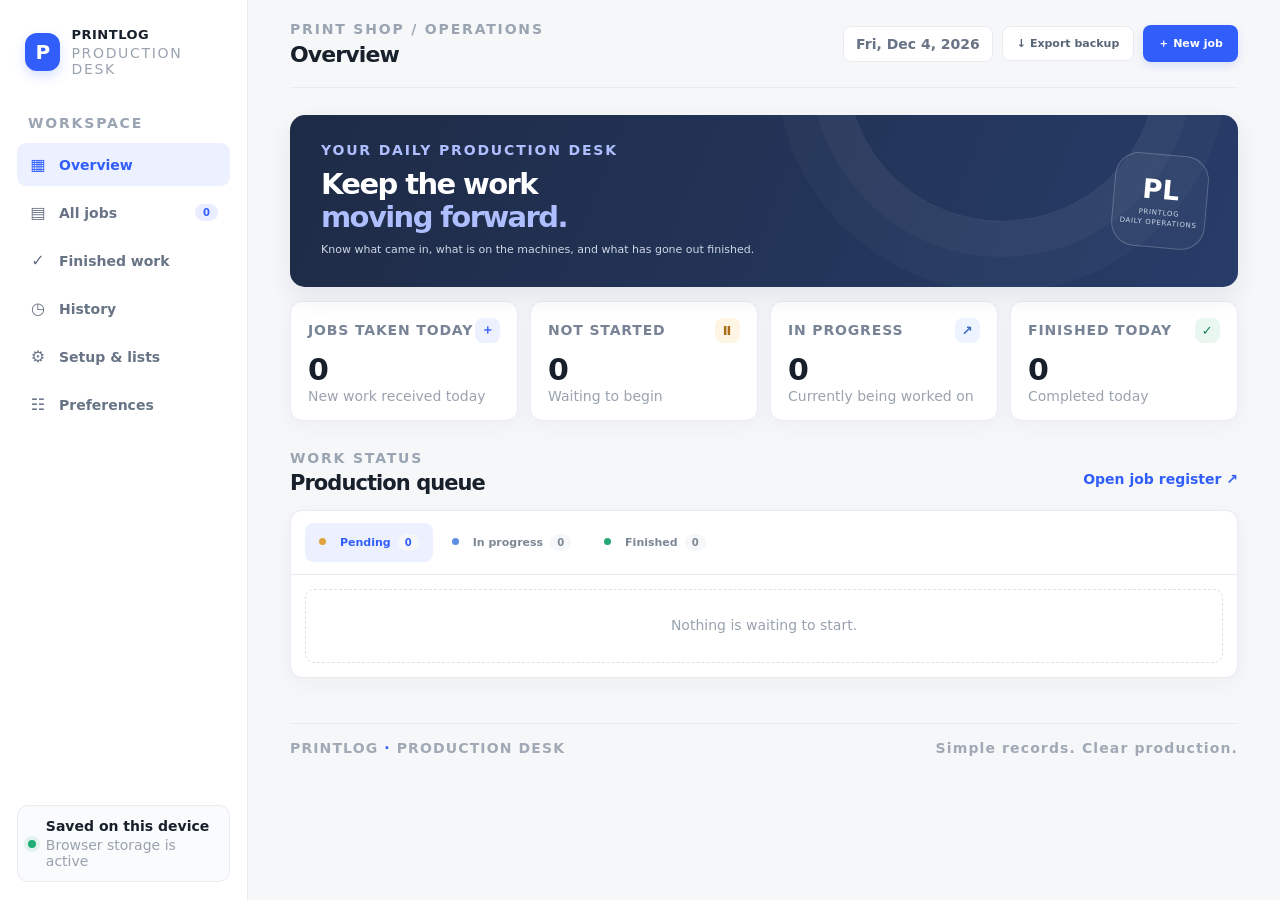
<file: index.html>
<!doctype html>
<html lang="en">
<head>
<meta charset="utf-8"><meta name="viewport" content="width=device-width,initial-scale=1">
<meta name="theme-color" content="#101311"><meta name="description" content="Printlog — printing shop job management.">
<title>Printlog — Production Desk</title><link rel="stylesheet" href="styles.css">
</head>
<body>
<div class="app-shell">
<aside class="sidebar">
  <a class="brand" href="#"><span class="brand-icon">P</span><span><b>PRINTLOG</b><small>PRODUCTION DESK</small></span></a>
  <div class="nav-caption">WORKSPACE</div>
  <nav class="main-nav">
    <button class="nav-item active" data-view="dashboard"><span class="nav-icon">▦</span>Overview</button>
    <button class="nav-item" data-view="jobs"><span class="nav-icon">▤</span>All jobs <i id="navOpenCount">0</i></button>
    <button class="nav-item" data-view="completed"><span class="nav-icon">✓</span>Finished work</button>
    <button class="nav-item" data-view="history"><span class="nav-icon">◷</span>History</button>
    <button class="nav-item" data-view="setup"><span class="nav-icon">⚙</span>Setup & lists</button>
    <button class="nav-item" data-view="settings"><span class="nav-icon">☷</span>Preferences</button>
  </nav>
  <div class="sidebar-foot"><span class="online-dot"></span><div><b>Saved on this device</b><small>Browser storage is active</small></div></div>
</aside>
<main class="main-area">
<header class="topbar">
  <div><div class="kicker">PRINT SHOP / OPERATIONS</div><h1 id="pageTitle">Overview</h1></div>
  <div class="topbar-actions"><span class="date-pill" id="todayDate"></span><button class="button button-ghost" id="exportBtn">↓ <span>Export backup</span></button><button class="button button-primary" id="quickAddBtn">＋ New job</button></div>
</header>
<section class="view active" id="view-dashboard">
  <div class="hero">
    <div><div class="kicker hero-kicker">YOUR DAILY PRODUCTION DESK</div><h2>Keep the work<br><em>moving forward.</em></h2><p>Know what came in, what is on the machines, and what has gone out finished.</p></div>
    <div class="hero-mark"><span>PL</span><small>PRINTLOG<br>DAILY OPERATIONS</small></div>
  </div>
  <div class="metric-grid">
    <article class="metric"><div class="metric-label">JOBS TAKEN TODAY <span class="metric-symbol">＋</span></div><b id="metricTaken">0</b><small>New work received today</small></article>
    <article class="metric"><div class="metric-label">NOT STARTED <span class="metric-symbol muted">Ⅱ</span></div><b id="metricWaiting">0</b><small>Waiting to begin</small></article>
    <article class="metric"><div class="metric-label">IN PROGRESS <span class="metric-symbol blue">↗</span></div><b id="metricProgress">0</b><small>Currently being worked on</small></article>
    <article class="metric"><div class="metric-label">FINISHED TODAY <span class="metric-symbol green">✓</span></div><b id="metricFinished">0</b><small>Completed today</small></article>
  </div>
  <div class="section-heading"><div><div class="kicker">WORK STATUS</div><h2>Production queue</h2></div><button class="link-button" data-goto="jobs">Open job register ↗</button></div>
  <section class="surface dashboard-queue">
    <div class="status-tabs" role="tablist" aria-label="Filter work by status">
      <button class="status-tab active" type="button" role="tab" aria-selected="true" data-dashboard-status="not_started"><span class="status-dot waiting"></span>Pending <b id="waitingPill">0</b></button>
      <button class="status-tab" type="button" role="tab" aria-selected="false" data-dashboard-status="in_progress"><span class="status-dot progress"></span>In progress <b id="progressPill">0</b></button>
      <button class="status-tab" type="button" role="tab" aria-selected="false" data-dashboard-status="finished"><span class="status-dot finished"></span>Finished <b id="finishedPill">0</b></button>
    </div>
    <div id="dashboardStatusList" class="job-list job-list-large" role="tabpanel" aria-live="polite"></div>
  </section>
</section>
<section class="view" id="view-jobs">
  <div class="page-intro"><div><div class="kicker">JOB REGISTER</div><h2>All jobs</h2><p>Every job you accept, from the moment it comes in until it is finished.</p></div><button class="button button-primary" id="jobsAddBtn">＋ Add new job</button></div>
  <div class="filter-bar"><div class="filter-tabs" id="jobFilters"><button class="filter-tab active" data-filter="all">All open</button><button class="filter-tab" data-filter="not_started">Not started</button><button class="filter-tab" data-filter="in_progress">In progress</button></div><input id="jobSearch" class="search-field" placeholder="Search jobs..."></div>
  <div id="allJobsList" class="job-list job-list-large"></div>
</section>
<section class="view" id="view-completed">
  <div class="page-intro"><div><div class="kicker">PRODUCTION COMPLETE</div><h2>Finished work</h2><p>Completed jobs and their machine, work type and material details.</p></div></div>
  <div class="filter-bar"><span class="subtle-label" id="completedSummary">ALL COMPLETED JOBS</span><input id="completedSearch" class="search-field" placeholder="Search finished work..."></div>
  <div id="completedList" class="job-list job-list-large"></div>
</section>
<section class="view" id="view-history">
  <div class="page-intro"><div><div class="kicker">DAILY RECORDS</div><h2>Production history</h2><p>See when jobs were taken, carried forward and completed.</p></div><input id="historySearch" class="search-field" placeholder="Search date or job..."></div>
  <div id="historyList" class="history-list"></div>
</section>
<section class="view" id="view-setup">
  <div class="page-intro"><div><div class="kicker">CUSTOMIZE YOUR WORKSPACE</div><h2>Setup & lists</h2><p>Add your own machines, work types and materials. These options appear when finishing a job.</p></div></div>
  <div class="setup-grid">
    <section class="surface setup-card"><div class="setup-icon">⚙</div><h3>Machines</h3><p>Machines and production equipment available in your shop.</p><form class="catalog-form" data-catalog="machines"><input name="item" placeholder="e.g. Konica 4080" required><button class="button button-primary">Add</button></form><div id="machinesList" class="catalog-list"></div></section>
    <section class="surface setup-card"><div class="setup-icon">▤</div><h3>Work types</h3><p>Types of jobs you regularly receive from customers.</p><form class="catalog-form" data-catalog="workTypes"><input name="item" placeholder="e.g. Wedding booklet" required><button class="button button-primary">Add</button></form><div id="workTypesList" class="catalog-list"></div></section>
    <section class="surface setup-card"><div class="setup-icon">▧</div><h3>Materials</h3><p>Paper and other materials used for printing jobs.</p><form class="catalog-form" data-catalog="materials"><input name="item" placeholder="e.g. 300 GSM" required><button class="button button-primary">Add</button></form><div id="materialsList" class="catalog-list"></div></section>
  </div>
  <div class="storage-note"><span>ⓘ</span><div><b>Your data stays in this browser</b><p>Jobs and custom lists are saved locally on this device. Export a backup regularly. Clearing browser data or switching devices will not carry records over automatically.</p></div></div>
</section>
<section class="view" id="view-settings">
  <div class="page-intro"><div><div class="kicker">MAKE PRINTLOG YOURS</div><h2>Preferences & accessibility</h2><p>Personalize how Printlog looks and feels. These settings are saved in this browser.</p></div></div>
  <div class="preferences-grid">
    <section class="surface preference-card"><div class="preference-heading"><span class="preference-icon">◐</span><div><h3>Appearance</h3><p>Choose the interface theme.</p></div></div>
      <label class="setting-field">Theme<select id="settingTheme"><option value="system">System default</option><option value="light">Light</option><option value="dark">Dark</option></select></label>
      <label class="setting-field">Accent color<select id="settingAccent"><option value="blue">Classic blue</option><option value="violet">Violet</option><option value="teal">Teal</option><option value="green">Forest green</option><option value="orange">Warm orange</option><option value="rose">Rose</option></select></label>
      <label class="setting-field">Font<select id="settingFont"><option value="default">System default</option><option value="dm">DM Sans</option><option value="inter">Inter</option><option value="readable">Atkinson Hyperlegible</option><option value="arial">Arial</option></select></label>
    </section>
    <section class="surface preference-card"><div class="preference-heading"><span class="preference-icon">Aa</span><div><h3>Readability</h3><p>Adjust text and contrast to suit you.</p></div></div>
      <label class="setting-field">Text size <select id="settingTextSize"><option value="normal">Default</option><option value="large">Large</option><option value="larger">Extra large</option></select></label>
      <label class="setting-toggle"><span><b>High contrast</b><small>Increase contrast between text, surfaces and borders.</small></span><input type="checkbox" id="settingContrast"></label>
      <label class="setting-toggle"><span><b>Underline links</b><small>Make links easier to identify.</small></span><input type="checkbox" id="settingUnderline"></label>
    </section>
    <section class="surface preference-card"><div class="preference-heading"><span class="preference-icon">⌁</span><div><h3>Interaction</h3><p>Make controls and movement more comfortable.</p></div></div>
      <label class="setting-toggle"><span><b>Reduce motion</b><small>Turn off most transitions and animated effects.</small></span><input type="checkbox" id="settingMotion"></label>
      <label class="setting-toggle"><span><b>Larger click targets</b><small>Increase the size and spacing of buttons and controls.</small></span><input type="checkbox" id="settingTargets"></label>
      <label class="setting-toggle"><span><b>Always show focus outline</b><small>Keep a clear outline around keyboard-focused controls.</small></span><input type="checkbox" id="settingFocus"></label>
    </section>
    <div class="preferences-actions"><button class="button button-ghost" id="resetPreferences" type="button">Reset preferences</button><span id="preferencesSaved" role="status">Changes save automatically on this device.</span></div>
  </div>
</section>
<footer><span>PRINTLOG <b>·</b> PRODUCTION DESK</span><span>Simple records. Clear production.</span></footer>
</main>
</div>
<div class="modal-backdrop" id="jobModal" aria-hidden="true"><section class="modal" role="dialog" aria-modal="true" aria-labelledby="jobModalTitle"><div class="modal-head"><div><div class="kicker">NEW JOB ENTRY</div><h2 id="jobModalTitle">Add a job</h2></div><button class="icon-button" data-close-modal="jobModal" aria-label="Close">×</button></div><form id="jobForm" class="modal-form"><label>Job / customer work<input id="jobTitle" required maxlength="140" placeholder="e.g. 500 wedding invitation cards"></label><label>Contact <span class="optional">OPTIONAL</span><input id="jobCustomer" maxlength="100" placeholder="Phone number, WhatsApp or contact name"></label><label>When to finish <span class="optional">OPTIONAL</span><input id="jobDueDate" type="date"></label><label>Details / instructions <span class="optional">OPTIONAL</span><textarea id="jobNotes" rows="3" maxlength="500" placeholder="Size, quantity, deadline or other details..."></textarea></label><div class="form-row"><label>Initial status<select id="jobStatus"><option value="not_started">Not started</option><option value="in_progress">In progress</option></select></label><label>Date taken<input id="jobDate" type="date" required></label></div><div class="modal-actions"><button type="button" class="button button-ghost" data-close-modal="jobModal">Cancel</button><button class="button button-primary" type="submit">Save job</button></div></form></section></div>
<div class="modal-backdrop" id="finishModal" aria-hidden="true"><section class="modal" role="dialog" aria-modal="true" aria-labelledby="finishModalTitle"><div class="modal-head"><div><div class="kicker">PRODUCTION RECORD</div><h2 id="finishModalTitle">Finish this job</h2><p id="finishJobName" class="modal-subtitle"></p></div><button class="icon-button" data-close-modal="finishModal" aria-label="Close">×</button></div><form id="finishForm" class="modal-form"><label>Machine used<select id="finishMachine" required></select></label><label>Kind of work<select id="finishWorkType" required></select></label><fieldset class="material-picker"><legend>Materials used <span class="optional">SELECT ALL THAT APPLY</span></legend><div id="finishMaterials" class="check-grid"></div></fieldset><label>Job cost <span class="optional">OPTIONAL · ENTER WHEN FINISHING</span><div class="currency-input"><span>₹</span><input id="finishCost" type="number" min="0" step="0.01" inputmode="decimal" placeholder="0.00"></div></label><label>Additional production notes <span class="optional">OPTIONAL</span><textarea id="finishNotes" rows="2" placeholder="Extra details, quantity, finishing, etc."></textarea></label><div class="modal-actions"><button type="button" class="button button-ghost" data-close-modal="finishModal">Cancel</button><button class="button button-primary" type="submit">✓ Confirm finished</button></div></form></section></div>
<div class="modal-backdrop" id="confirmModal" aria-hidden="true"><section class="modal confirm-modal" role="dialog" aria-modal="true" aria-labelledby="confirmTitle"><div class="confirm-mark">!</div><div class="modal-head"><div><div class="kicker">PLEASE CONFIRM</div><h2 id="confirmTitle">Are you sure?</h2><p id="confirmMessage" class="modal-subtitle"></p></div><button class="icon-button" data-close-modal="confirmModal" aria-label="Close">×</button></div><div class="modal-actions"><button type="button" class="button button-ghost" data-close-modal="confirmModal">Cancel</button><button type="button" class="button button-danger" id="confirmActionBtn">Confirm</button></div></section></div><div id="toast" role="status" aria-live="polite"></div>
<script src="app.js"></script>
</body></html>
</file>
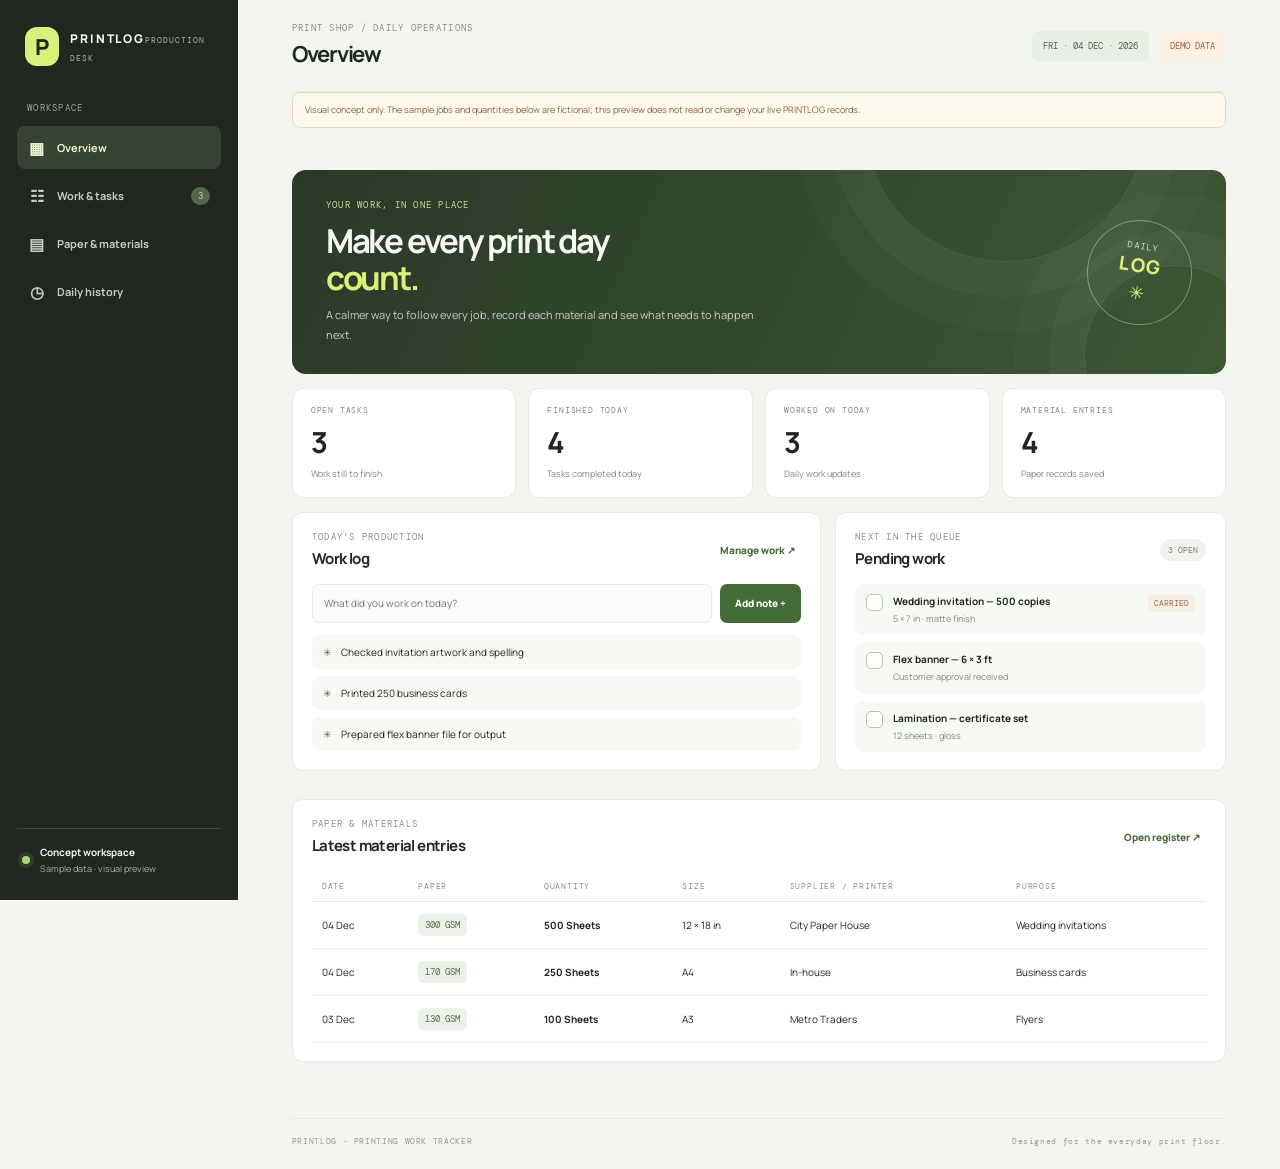
<file: design-preview.html>
<!doctype html>
<html lang="en">
<head>
<meta charset="utf-8">
<meta name="viewport" content="width=device-width,initial-scale=1">
<meta name="theme-color" content="#20271f">
<meta name="description" content="PRINTLOG visual concept preview — a daily production workspace for print shops.">
<title>PRINTLOG — Visual Concept Preview</title>
<link rel="preconnect" href="https://fonts.googleapis.com">
<link rel="preconnect" href="https://fonts.gstatic.com" crossorigin>
<link href="https://fonts.googleapis.com/css2?family=DM+Mono:wght@400;500&family=Manrope:wght@400;500;600;700;800&display=swap" rel="stylesheet">
<style>
:root{--bg:#f3f5f0;--surface:#fff;--ink:#20271f;--muted:#818a7d;--line:#e7ebe3;--green:#456b36;--green2:#2d3c2a;--lime:#d9f17b;--soft:#eef3e9;--amber:#d58a54;--red:#bd695b;--mono:"DM Mono",monospace;--sans:"Manrope",sans-serif}
*{box-sizing:border-box}body{margin:0;background:var(--bg);color:var(--ink);font:13px var(--sans)}button,input,select{font:inherit}button{cursor:pointer}.app{min-height:100vh}.sidebar{position:fixed;inset:0 auto 0 0;width:238px;background:var(--ink);color:#f6f7f1;padding:25px 17px;display:flex;flex-direction:column;z-index:5}.brand{display:flex;align-items:center;gap:11px;padding:2px 8px 36px}.brand-mark{width:39px;height:39px;border-radius:12px;background:var(--lime);color:var(--ink);display:grid;place-items:center;font-size:22px;font-weight:800}.brand-name{font-size:12px;font-weight:800;letter-spacing:.16em}.brand-sub{font:8px var(--mono);letter-spacing:.12em;color:#aab5a3;margin-top:4px}.nav-label,.eyebrow{font:9px var(--mono);letter-spacing:.14em;color:#87917f}.nav-label{padding:0 10px 12px;color:#9ca694}.nav{display:grid;gap:5px}.nav button{height:43px;border:0;border-radius:8px;background:transparent;color:#c5cdbf;text-align:left;padding:0 11px;display:flex;align-items:center;gap:12px;font-size:11px;font-weight:700}.nav button span{width:17px;text-align:center;font-size:16px}.nav button.active,.nav button:hover{background:#354432;color:#e9f6d0}.nav button i{font:9px var(--mono);font-style:normal;margin-left:auto;background:#536849;padding:3px 7px;border-radius:20px}.sidebar-bottom{margin-top:auto;border-top:1px solid #3a4637;padding:16px 5px 0;display:flex;align-items:center;gap:10px}.dot{width:8px;height:8px;border-radius:50%;background:#a8d574;box-shadow:0 0 0 4px #a8d57420}.sidebar-bottom b,.sidebar-bottom small{display:block}.sidebar-bottom b{font-size:10px}.sidebar-bottom small{font-size:9px;color:#aab5a3;margin-top:3px}.main{margin-left:238px;padding:0 4.2vw;max-width:1600px}.topbar{height:92px;display:flex;align-items:center;justify-content:space-between;border-bottom:1px solid var(--line)}.topbar h1{font-size:22px;letter-spacing:-.055em;margin:5px 0 0}.top-actions{display:flex;align-items:center;gap:10px}.date-chip,.demo-chip{padding:9px 11px;border-radius:6px;font:9px var(--mono)}.date-chip{background:#e9eee4;color:#526348}.demo-chip{background:#fff0e4;color:#9b633c}.btn{border:0;border-radius:7px;padding:11px 15px;font-size:10px;font-weight:800}.btn-primary{background:var(--green);color:white}.btn-primary:hover{background:#35552b}.btn-quiet{background:#fff;border:1px solid var(--line);color:#52604d}.view{display:none;padding:27px 0 42px}.view.active{display:block}.hero{min-height:190px;border-radius:14px;background:linear-gradient(115deg,#293927,#3c5734);color:#f7f8f1;padding:29px 34px;display:flex;align-items:center;justify-content:space-between;position:relative;overflow:hidden}.hero:before,.hero:after{content:"";position:absolute;border:1px solid #ffffff18;border-radius:50%;width:280px;height:280px;right:80px;top:-190px;box-shadow:0 0 0 35px #ffffff08,0 0 0 70px #ffffff05}.hero:after{width:180px;height:180px;right:-40px;top:95px}.hero-copy{position:relative;z-index:1;max-width:570px}.hero .eyebrow{color:#c8dc9f}.hero h2{font-size:33px;line-height:1.12;letter-spacing:-.065em;margin:12px 0 8px}.hero h2 em{font-style:normal;color:var(--lime)}.hero p{color:#c7d0c1;max-width:440px;font-size:11px;line-height:1.8;margin:0}.hero-mark{position:relative;z-index:1;width:105px;height:105px;border:1px solid #c9d8b47a;border-radius:50%;display:flex;flex-direction:column;align-items:center;justify-content:center;transform:rotate(8deg);font:9px var(--mono);letter-spacing:.13em;color:#d8e1ce}.hero-mark b{font:800 19px var(--sans);color:var(--lime);letter-spacing:.08em}.hero-mark span{font-size:18px;color:var(--lime);margin-top:3px}.stats{display:grid;grid-template-columns:repeat(4,1fr);gap:12px;margin:14px 0}.stat,.panel{background:var(--surface);border:1px solid var(--line);border-radius:11px}.stat{padding:16px 18px}.stat label{display:block;font:8px var(--mono);letter-spacing:.1em;color:var(--muted)}.stat strong{display:block;font-size:29px;letter-spacing:-.06em;margin:7px 0 1px}.stat small{font-size:9px;color:var(--muted)}.content-grid{display:grid;grid-template-columns:1.15fr .85fr;gap:14px;margin-bottom:14px}.panel{padding:18px 19px;margin-bottom:14px}.panel-head{display:flex;justify-content:space-between;align-items:center;gap:10px;margin-bottom:15px}.panel-head h3{font-size:15px;letter-spacing:-.04em;margin:5px 0 0}.panel .eyebrow{color:#8a9483}.link-btn{border:0;background:transparent;color:var(--green);font-size:10px;font-weight:800}.quick-add{display:flex;gap:8px}.quick-add input,.field input,.field select,.search{height:39px;border:1px solid var(--line);border-radius:7px;background:#fbfcfa;padding:0 11px;outline:none;color:var(--ink);font-size:10px;min-width:0}.quick-add input{flex:1}.quick-add input:focus,.field input:focus,.field select:focus,.search:focus{border-color:#9db58d;box-shadow:0 0 0 3px #456b3610}.list{display:grid;gap:7px;margin-top:12px}.note-row,.task-row{display:flex;align-items:center;gap:10px;padding:10px 11px;border-radius:8px;background:#f7f9f5}.note-row{font-size:10px}.note-icon{color:var(--green)}.task-row{align-items:flex-start}.check{width:17px;height:17px;flex:none;border:1px solid #b8c4b1;border-radius:5px;background:white;color:white;font-size:11px;padding:0}.task-row.done .check{background:var(--green);border-color:var(--green)}.task-copy{flex:1;min-width:0}.task-copy b{display:block;font-size:10px;overflow-wrap:anywhere}.task-copy small{display:block;font-size:9px;color:var(--muted);margin-top:4px;line-height:1.5}.task-row.done .task-copy b{text-decoration:line-through;color:#899184}.tag{font:8px var(--mono);color:#9b704d;background:#f7eee5;padding:4px 6px;border-radius:4px;white-space:nowrap}.count{font:8px var(--mono);color:#74806e;background:#f0f3ed;border-radius:20px;padding:6px 8px;white-space:nowrap}.empty{padding:20px 12px;text-align:center;color:#9aa193;font-size:10px;border:1px dashed var(--line);border-radius:8px}.material-table{overflow-x:auto}table{width:100%;border-collapse:collapse;text-align:left;white-space:nowrap}th{font:8px var(--mono);letter-spacing:.1em;color:#899184;padding:10px;border-bottom:1px solid var(--line)}td{font-size:10px;padding:12px 10px;border-bottom:1px solid #eef0eb}.gsm{display:inline-block;padding:5px 7px;border-radius:5px;background:#edf2e8;color:#527043;font:9px var(--mono)}.section-intro{display:flex;justify-content:space-between;align-items:flex-end;margin:4px 0 19px}.section-intro h2{font-size:25px;letter-spacing:-.06em;margin:7px 0 5px}.section-intro p{font-size:10px;color:var(--muted);margin:0}.columns{display:grid;grid-template-columns:1fr 1fr;gap:14px;align-items:start}.form-stack{display:grid;gap:10px;padding:13px;background:#f7f9f5;border-radius:9px;margin-bottom:13px}.field{display:grid;gap:6px;font-size:9px;font-weight:800;color:#65705f}.field input,.field select{width:100%;background:#fff}.material-form{display:grid;grid-template-columns:repeat(3,minmax(0,1fr));gap:12px}.wide{grid-column:span 2}.history-list{display:grid;gap:12px}.history-day{background:#fff;border:1px solid var(--line);border-radius:10px;padding:17px 19px}.history-head{display:flex;justify-content:space-between;align-items:center;margin-bottom:12px}.history-head b{font-size:12px}.history-head small{font:8px var(--mono);color:var(--muted)}.history-columns{display:grid;grid-template-columns:1fr 1fr;gap:18px}.history-columns h4{font:8px var(--mono);letter-spacing:.1em;color:#87917f;margin:0 0 7px}.history-columns p{font-size:10px;color:#515a4e;margin:5px 0;line-height:1.6}.footer{display:flex;justify-content:space-between;border-top:1px solid var(--line);padding:17px 0 23px;color:#939a8e;font:8px var(--mono);letter-spacing:.08em}.toast{position:fixed;bottom:20px;left:50%;transform:translate(-50%,12px);opacity:0;background:#263b25;color:white;padding:11px 16px;border-radius:7px;font-size:10px;transition:.2s;z-index:20;pointer-events:none}.toast.show{opacity:1;transform:translate(-50%,0)}.preview-note{margin:0 0 15px;padding:10px 12px;border:1px solid #e8d8bd;background:#fff8ec;border-radius:8px;color:#8a633f;font-size:9px;line-height:1.6}
@media(max-width:1050px){.sidebar{width:205px}.main{margin-left:205px;padding:0 3vw}.stats{grid-template-columns:repeat(2,1fr)}.content-grid{grid-template-columns:1fr}.material-form{grid-template-columns:repeat(2,minmax(0,1fr))}}
@media(max-width:680px){.sidebar{position:sticky;top:0;width:100%;height:auto;padding:10px 12px;display:block}.brand{padding:0 4px 10px}.brand-mark{width:31px;height:31px}.nav{display:flex;overflow-x:auto;gap:4px}.nav-label,.sidebar-bottom{display:none}.nav button{height:36px;padding:0 9px;white-space:nowrap;font-size:9px}.nav button span{font-size:13px}.main{margin:0;padding:0 14px}.topbar{height:75px}.topbar h1{font-size:19px}.top-actions{gap:5px}.date-chip{display:none}.demo-chip{font-size:8px;padding:8px}.btn-quiet{padding:9px;font-size:9px}.view{padding-top:17px}.hero{padding:22px;min-height:170px}.hero h2{font-size:26px}.hero-mark{width:76px;height:76px;font-size:7px}.hero-mark b{font-size:14px}.stats{gap:8px}.stat{padding:13px}.stat strong{font-size:24px}.panel{padding:14px}.quick-add{flex-direction:column}.quick-add .btn{align-self:flex-start}.section-intro{align-items:flex-start;gap:10px;flex-direction:column}.columns{grid-template-columns:1fr}.material-form{grid-template-columns:1fr 1fr;gap:10px}.history-columns{grid-template-columns:1fr;gap:12px}.history-head{align-items:flex-start;gap:8px;flex-direction:column}.footer{gap:8px;flex-direction:column}}
</style>
</head>
<body>
<div class="app">
<aside class="sidebar">
  <div class="brand"><span class="brand-mark">P</span><span><span class="brand-name">PRINTLOG</span><span class="brand-sub">PRODUCTION DESK</span></span></div>
  <div class="nav-label">WORKSPACE</div>
  <nav class="nav">
    <button class="active" data-view="dashboard"><span>▦</span> Overview</button>
    <button data-view="tasks"><span>☷</span> Work & tasks <i id="pendingBadge">3</i></button>
    <button data-view="materials"><span>▤</span> Paper & materials</button>
    <button data-view="history"><span>◷</span> Daily history</button>
  </nav>
  <div class="sidebar-bottom"><span class="dot"></span><div><b>Concept workspace</b><small>Sample data · visual preview</small></div></div>
</aside>
<main class="main">
<header class="topbar"><div><div class="eyebrow">PRINT SHOP / DAILY OPERATIONS</div><h1 id="pageTitle">Overview</h1></div><div class="top-actions"><span class="date-chip" id="dateLabel">TODAY</span><span class="demo-chip">DEMO DATA</span></div></header>
<div class="preview-note">Visual concept only. The sample jobs and quantities below are fictional; this preview does not read or change your live PRINTLOG records.</div>
<section class="view active" id="view-dashboard">
  <div class="hero"><div class="hero-copy"><div class="eyebrow">YOUR WORK, IN ONE PLACE</div><h2>Make every print day<br><em>count.</em></h2><p>A calmer way to follow every job, record each material and see what needs to happen next.</p></div><div class="hero-mark">DAILY<b>LOG</b><span>✳</span></div></div>
  <div class="stats">
    <article class="stat"><label>OPEN TASKS</label><strong id="statOpen">3</strong><small>Work still to finish</small></article>
    <article class="stat"><label>FINISHED TODAY</label><strong id="statDone">4</strong><small>Tasks completed today</small></article>
    <article class="stat"><label>WORKED ON TODAY</label><strong id="statNotes">3</strong><small>Daily work updates</small></article>
    <article class="stat"><label>MATERIAL ENTRIES</label><strong id="statMaterials">18</strong><small>Paper records saved</small></article>
  </div>
  <div class="content-grid">
    <section class="panel"><div class="panel-head"><div><div class="eyebrow">TODAY'S PRODUCTION</div><h3>Work log</h3></div><button class="link-btn" data-goto="tasks">Manage work ↗</button></div><form class="quick-add" id="quickNote"><input id="noteInput" placeholder="What did you work on today?" required><button class="btn btn-primary">Add note +</button></form><div class="list" id="noteList"><div class="note-row"><span class="note-icon">✳</span>Checked invitation artwork and spelling</div><div class="note-row"><span class="note-icon">✳</span>Printed 250 business cards</div><div class="note-row"><span class="note-icon">✳</span>Prepared flex banner file for output</div></div></section>
    <section class="panel"><div class="panel-head"><div><div class="eyebrow">NEXT IN THE QUEUE</div><h3>Pending work</h3></div><span class="count" id="pendingCount">3 OPEN</span></div><div class="list" id="dashboardTasks"></div></section>
  </div>
  <section class="panel"><div class="panel-head"><div><div class="eyebrow">PAPER & MATERIALS</div><h3>Latest material entries</h3></div><button class="link-btn" data-goto="materials">Open register ↗</button></div><div class="material-table" id="recentTable"></div></section>
</section>
<section class="view" id="view-tasks">
  <div class="section-intro"><div><div class="eyebrow">DAILY PRODUCTION</div><h2>Work & tasks</h2><p>Keep work updates separate from jobs that are actually finished.</p></div><span class="count">PENDING + COMPLETED</span></div>
  <div class="columns">
    <section class="panel"><div class="panel-head"><div><div class="eyebrow">IN PROGRESS</div><h3>Pending work</h3></div><span class="count" id="openCount">3 OPEN</span></div><form id="taskForm" class="form-stack"><label class="field">New job / task<input id="taskTitle" placeholder="e.g. Wedding invitation — 500 copies" required></label><label class="field">Details (optional)<input id="taskDetails" placeholder="Size, customer, finishing..."></label><button class="btn btn-primary">＋ Add task</button></form><div class="list" id="openTasks"></div></section>
    <section class="panel"><div class="panel-head"><div><div class="eyebrow">COMPLETED</div><h3>Finished work</h3></div><span class="count" id="doneCount">4 DONE</span></div><div class="list" id="doneTasks"></div></section>
  </div>
  <section class="panel"><div class="panel-head"><div><div class="eyebrow">DAILY NOTES</div><h3>What I worked on</h3></div></div><div class="list" id="allNotes"></div></section>
</section>
<section class="view" id="view-materials">
  <div class="section-intro"><div><div class="eyebrow">PAPER & CONSUMABLES</div><h2>Material register</h2><p>Record what paper went out, how much and which job it belongs to.</p></div><span class="count">PAPER / PRINTING RECORDS</span></div>
  <section class="panel"><div class="panel-head"><div><div class="eyebrow">NEW ENTRY</div><h3>Add printing material</h3></div></div><form id="materialForm" class="material-form">
    <label class="field">Paper / GSM<select id="paper"><option>300 GSM</option><option>250 GSM</option><option>200 GSM</option><option>170 GSM</option><option>150 GSM</option><option>130 GSM</option><option>120 GSM</option><option>100 GSM</option><option>80 GSM</option><option>Other</option></select></label>
    <label class="field">Custom name<input id="customPaper" placeholder="If other..." disabled></label>
    <label class="field">Quantity<input id="quantity" type="number" min="0.01" step="any" placeholder="e.g. 500" required></label>
    <label class="field">Unit<select id="unit"><option>Sheets</option><option>Packets</option><option>Kg</option><option>Rolls</option><option>Bundles</option></select></label>
    <label class="field">Paper size<input id="size" placeholder="A4, 12 × 18, 20 × 30"></label>
    <label class="field">Supplier / printer<input id="supplier" placeholder="Name (optional)"></label>
    <label class="field wide">Purpose / job<input id="purpose" placeholder="Which job was this material for?"></label>
    <button class="btn btn-primary">Save material entry ↗</button>
  </form></section>
  <section class="panel"><div class="panel-head"><div><div class="eyebrow">REGISTER</div><h3>Material history</h3></div><span class="count" id="materialCount">4 ENTRIES SHOWN</span></div><div class="material-table" id="allMaterials"></div></section>
</section>
<section class="view" id="view-history">
  <div class="section-intro"><div><div class="eyebrow">YOUR RECORDS</div><h2>Daily history</h2><p>See what started, what finished and what materials were recorded each day.</p></div><input class="search" id="historySearch" placeholder="Search a job, GSM or date..."></div>
  <div class="history-list" id="historyList"></div>
</section>
<footer class="footer"><span>PRINTLOG <b>·</b> PRINTING WORK TRACKER</span><span>Designed for the everyday print floor.</span></footer>
</main>
</div>
<div class="toast" id="toast" role="status"></div>
<script>
(function(){
const now=new Date();
const previous=new Date(now);previous.setDate(previous.getDate()-1);
const dateKey=d=>[d.getFullYear(),String(d.getMonth()+1).padStart(2,'0'),String(d.getDate()).padStart(2,'0')].join('-');
const today=dateKey(now),previousKey=dateKey(previous);
const todayLong=now.toLocaleDateString('en-GB',{weekday:'long',day:'2-digit',month:'long',year:'numeric'});
const previousLong=previous.toLocaleDateString('en-GB',{weekday:'long',day:'2-digit',month:'long',year:'numeric'});
const todayShort=now.toLocaleDateString('en-GB',{day:'2-digit',month:'short'});
const previousShort=previous.toLocaleDateString('en-GB',{day:'2-digit',month:'short'});
let tasks=[
{id:1,title:'Wedding invitation — 500 copies',details:'5 × 7 in · matte finish',done:false,carried:true,created:previousKey},
{id:2,title:'Flex banner — 6 × 3 ft',details:'Customer approval received',done:false,carried:false,created:today},
{id:3,title:'Lamination — certificate set',details:'12 sheets · gloss',done:false,carried:false,created:today},
{id:4,title:'Business cards — 250 copies',details:'9.2 × 5.4 cm',done:true,created:today},
{id:5,title:'Doctor clinic letterhead',details:'A4 · 100 GSM',done:true,created:previousKey},
{id:6,title:'Shop opening stickers',details:'2 cm round',done:true,created:today},
{id:7,title:'Invoice book layout',details:'Artwork approved',done:true,created:today}
];
let notes=['Checked invitation artwork and spelling','Printed 250 business cards','Prepared flex banner file for output'];
let materials=[
{date:todayShort,paper:'300 GSM',qty:'500 Sheets',size:'12 × 18 in',supplier:'City Paper House',purpose:'Wedding invitations'},
{date:todayShort,paper:'170 GSM',qty:'250 Sheets',size:'A4',supplier:'In-house',purpose:'Business cards'},
{date:previousShort,paper:'130 GSM',qty:'100 Sheets',size:'A3',supplier:'Metro Traders',purpose:'Flyers'},
{date:previousShort,paper:'100 GSM',qty:'2 Packets',size:'A4',supplier:'In-house',purpose:'Letterheads'}
];
const $=id=>document.getElementById(id);
const esc=s=>String(s).replace(/[&<>"']/g,c=>({'&':'&amp;','<':'&lt;','>':'&gt;','"':'&quot;',"'":'&#39;'}[c]));
function toast(s){$('toast').textContent=s;$('toast').classList.add('show');setTimeout(()=>$('toast').classList.remove('show'),1900)}
function taskHTML(t){return '<div class="task-row '+(t.done?'done':'')+'"><button class="check" data-toggle="'+t.id+'" aria-label="Toggle completed">'+(t.done?'✓':'')+'</button><div class="task-copy"><b>'+esc(t.title)+'</b><small>'+esc(t.details||'Added '+t.created)+'</small></div>'+(t.carried&&!t.done?'<span class="tag">CARRIED</span>':'')+'</div>'}
function tableHTML(rows){return '<table><thead><tr><th>DATE</th><th>PAPER</th><th>QUANTITY</th><th>SIZE</th><th>SUPPLIER / PRINTER</th><th>PURPOSE</th></tr></thead><tbody>'+rows.map(m=>'<tr><td>'+esc(m.date)+'</td><td><span class="gsm">'+esc(m.paper)+'</span></td><td><b>'+esc(m.qty)+'</b></td><td>'+esc(m.size)+'</td><td>'+esc(m.supplier)+'</td><td>'+esc(m.purpose)+'</td></tr>').join('')+'</tbody></table>'}
function render(){
$('dateLabel').textContent=now.toLocaleDateString('en-IN',{weekday:'short',day:'2-digit',month:'short',year:'numeric'}).toUpperCase().replace(/,/g,' ·');
const open=tasks.filter(t=>!t.done),done=tasks.filter(t=>t.done);
$('statOpen').textContent=open.length;$('statDone').textContent=done.length;$('statNotes').textContent=notes.length;$('statMaterials').textContent=materials.length;
$('pendingBadge').textContent=open.length;$('pendingCount').textContent=open.length+' OPEN';$('openCount').textContent=open.length+' OPEN';$('doneCount').textContent=done.length+' DONE';$('materialCount').textContent=materials.length+' ENTRIES';
$('dashboardTasks').innerHTML=open.slice(0,4).map(taskHTML).join('')||'<div class="empty">All caught up. No pending jobs.</div>';
$('openTasks').innerHTML=open.map(taskHTML).join('')||'<div class="empty">No pending work. Add a new job above.</div>';
$('doneTasks').innerHTML=done.map(taskHTML).join('')||'<div class="empty">Finished jobs will appear here.</div>';
$('noteList').innerHTML=notes.map(n=>'<div class="note-row"><span class="note-icon">✳</span>'+esc(n)+'</div>').join('')||'<div class="empty">No work notes yet.</div>';
$('allNotes').innerHTML=$('noteList').innerHTML;
$('recentTable').innerHTML=tableHTML(materials.slice(0,3));$('allMaterials').innerHTML=tableHTML(materials);
$('historyList').innerHTML=historyHTML($('historySearch').value);
}
function historyHTML(query){const q=(query||'').toLowerCase();const groups=[{date:todayLong,items:['Checked invitation artwork and spelling','Printed 250 business cards','Prepared flex banner file for output'],finished:['Business cards — 250 copies','Shop opening stickers','Invoice book layout'],started:['Flex banner — 6 × 3 ft','Lamination — certificate set'],paper:['300 GSM · 500 Sheets · Wedding invitations','170 GSM · 250 Sheets · Business cards']},{date:previousLong,items:['Prepared wedding invitation layout'],finished:['Doctor clinic letterhead'],started:['Wedding invitation — 500 copies'],paper:['130 GSM · 100 Sheets · Flyers','100 GSM · 2 Packets · Letterheads']}];return groups.map(g=>{const all=[...g.items,...g.finished,...g.started,...g.paper].join(' ').toLowerCase();if(q&&!all.includes(q)&&!g.date.toLowerCase().includes(q))return '';return '<article class="history-day"><div class="history-head"><b>'+g.date+'</b><small>'+g.finished.length+' FINISHED · '+g.started.length+' OPEN · '+g.paper.length+' MATERIALS</small></div><div class="history-columns"><div><h4>WORKED ON / UPDATES</h4>'+g.items.map(x=>'<p>↳ '+esc(x)+'</p>').join('')+'<h4 style="margin-top:13px">TASKS FINISHED</h4>'+g.finished.map(x=>'<p>✓ '+esc(x)+'</p>').join('')+'</div><div><h4>OPEN TASKS / STARTED</h4>'+g.started.map(x=>'<p>○ '+esc(x)+'</p>').join('')+'<h4 style="margin-top:13px">MATERIALS</h4>'+g.paper.map(x=>'<p>▤ '+esc(x)+'</p>').join('')+'</div></div></article>'}).join('')||'<div class="empty">No matching history in this sample.</div>'}
function show(name){document.querySelectorAll('.view').forEach(v=>v.classList.toggle('active',v.id==='view-'+name));document.querySelectorAll('.nav button').forEach(b=>b.classList.toggle('active',b.dataset.view===name));$('pageTitle').textContent=({dashboard:'Overview',tasks:'Work & tasks',materials:'Paper & materials',history:'Daily history'})[name]}
document.querySelectorAll('[data-view]').forEach(b=>b.addEventListener('click',()=>show(b.dataset.view)));
document.querySelectorAll('[data-goto]').forEach(b=>b.addEventListener('click',()=>show(b.dataset.goto)));
document.addEventListener('click',e=>{const b=e.target.closest('[data-toggle]');if(!b)return;const t=tasks.find(x=>x.id===Number(b.dataset.toggle));if(t){t.done=!t.done;t.carried=false;render();toast(t.done?'Marked as finished':'Moved back to pending')}});
$('quickNote').addEventListener('submit',e=>{e.preventDefault();const v=$('noteInput').value.trim();if(!v)return;notes.unshift(v);$('noteInput').value='';render();toast('Work update added to this preview')});
$('taskForm').addEventListener('submit',e=>{e.preventDefault();const title=$('taskTitle').value.trim();if(!title)return;tasks.unshift({id:Date.now(),title,details:$('taskDetails').value.trim(),done:false,created:today});e.target.reset();render();toast('Sample task added')});
$('paper').addEventListener('change',e=>{$('customPaper').disabled=e.target.value!=='Other';if(e.target.value!=='Other')$('customPaper').value=''});
$('materialForm').addEventListener('submit',e=>{e.preventDefault();const paper=$('paper').value==='Other'?$('customPaper').value.trim():$('paper').value;if(!paper){toast('Enter a paper name');return}materials.unshift({date:todayShort,paper,qty:$('quantity').value+' '+$('unit').value,size:$('size').value||'—',supplier:$('supplier').value||'—',purpose:$('purpose').value||'—'});e.target.reset();$('customPaper').disabled=true;render();toast('Sample material entry added')});
$('historySearch').addEventListener('input',()=>{$('historyList').innerHTML=historyHTML($('historySearch').value)});
render();
})();
</script>
</body>
</html>
</file>
<file: styles.css>
@import url('https://fonts.googleapis.com/css2?family=DM+Sans:wght@400;500;600;700;800&family=Space+Grotesk:wght@500;600;700&display=swap');
:root{--bg:#f6f7f9;--panel:#fff;--ink:#17202b;--muted:#7c8795;--line:#e8ebf0;--nav:#fff;--accent:#315efb;--accent-soft:#edf1ff;--green:#13845b;--green-soft:#e9f7f0;--amber:#a86b16;--amber-soft:#fff5e5;--blue:#3769bd;--blue-soft:#edf4ff;--red:#c34d56;--shadow:0 5px 22px rgba(27,42,68,.045);--sans:'DM Sans',sans-serif;--display:'Space Grotesk',sans-serif}
*{box-sizing:border-box}body{margin:0;background:var(--bg);color:var(--ink);font:14px var(--sans);-webkit-font-smoothing:antialiased}button,input,select,textarea{font:inherit}button{cursor:pointer}
.app-shell{min-height:100vh}.sidebar{position:fixed;inset:0 auto 0 0;width:248px;background:var(--nav);border-right:1px solid var(--line);padding:25px 17px 18px;display:flex;flex-direction:column;z-index:10}
.brand{display:flex;align-items:center;gap:11px;padding:2px 8px 38px;text-decoration:none;color:inherit}.brand-icon{width:38px;height:38px;border-radius:12px;background:var(--accent);color:#fff;display:grid;place-items:center;font:700 20px var(--display);box-shadow:0 5px 12px #315efb30}.brand b{display:block;font:700 13px var(--display);letter-spacing:.04em}.brand small{display:block;margin-top:3px;color:#9aa3b0;font-size:9px;letter-spacing:.12em}
.nav-caption,.kicker{font:700 9px var(--sans);letter-spacing:.13em;color:#9aa4b2}.nav-caption{padding:0 11px 12px}.main-nav{display:grid;gap:5px}.nav-item{height:43px;border:0;border-radius:9px;background:transparent;color:#687486;display:flex;align-items:center;gap:12px;padding:0 12px;text-align:left;font-size:12px;font-weight:600;transition:background .18s,color .18s}.nav-item:hover{background:#f5f7fb;color:#243044}.nav-item.active{background:var(--accent-soft);color:var(--accent);font-weight:700}.nav-icon{width:18px;text-align:center;font-size:16px}.nav-item i{margin-left:auto;font:600 10px var(--sans);font-style:normal;background:#e9edff;border-radius:20px;padding:3px 8px;color:var(--accent)}
.sidebar-foot{margin-top:auto;border:1px solid var(--line);background:#fafbfd;border-radius:11px;padding:12px 10px;display:flex;gap:10px;align-items:center}.online-dot{width:8px;height:8px;border-radius:50%;background:#20ad76;box-shadow:0 0 0 4px #20ad761c}.sidebar-foot b,.sidebar-foot small{display:block}.sidebar-foot b{font-size:10px}.sidebar-foot small{font-size:9px;color:#98a2af;margin-top:3px}
.main-area{margin-left:248px;padding:0 42px;max-width:1700px}.topbar{height:88px;border-bottom:1px solid var(--line);display:flex;align-items:center;justify-content:space-between;gap:16px}.topbar h1{font:600 22px var(--display);letter-spacing:-.04em;margin:5px 0 0}.topbar-actions{display:flex;align-items:center;gap:9px}.date-pill{padding:9px 12px;border:1px solid var(--line);border-radius:8px;background:#fff;color:#687486;font-size:10px;font-weight:600}
.button{border:1px solid transparent;border-radius:8px;padding:10px 14px;font-size:11px;font-weight:700;transition:transform .16s,box-shadow .16s,background .16s}.button:hover{transform:translateY(-1px)}.button-primary{background:var(--accent);color:#fff;box-shadow:0 4px 10px #315efb24}.button-primary:hover{background:#244fe5;box-shadow:0 6px 14px #315efb35}.button-ghost{background:#fff;border-color:var(--line);color:#586577}.button-ghost:hover{border-color:#cbd3df}
.view{display:none;padding:27px 0 45px}.view.active{display:block;animation:appear .22s ease}@keyframes appear{from{opacity:.55;transform:translateY(4px)}to{opacity:1;transform:none}}
.hero{min-height:166px;background:linear-gradient(112deg,#1e2b46 0%,#273c68 100%);color:#fff;border-radius:15px;padding:27px 31px;display:flex;align-items:center;justify-content:space-between;overflow:hidden;position:relative;box-shadow:0 10px 25px #263b6718}.hero:after{content:"";position:absolute;width:310px;height:310px;border:1px solid #ffffff18;border-radius:50%;right:80px;top:-205px;box-shadow:0 0 0 35px #ffffff08,0 0 0 70px #ffffff06}.hero-kicker{color:#aebeff}.hero h2{font:600 29px/1.14 var(--display);letter-spacing:-.055em;margin:10px 0 7px}.hero h2 em{color:#aebeff;font-style:normal}.hero p{max-width:450px;color:#d0d8e8;font-size:11px;line-height:1.7;margin:0}.hero-mark{z-index:1;width:94px;height:94px;border:1px solid #ffffff35;border-radius:24px;display:flex;flex-direction:column;align-items:center;justify-content:center;transform:rotate(5deg);background:#ffffff0a}.hero-mark span{font:700 27px var(--display);color:#fff}.hero-mark small{text-align:center;font-size:7px;line-height:1.5;letter-spacing:.1em;color:#cbd5e9;margin-top:3px}
.metric-grid{display:grid;grid-template-columns:repeat(4,minmax(0,1fr));gap:12px;margin:14px 0 29px}.metric{background:var(--panel);border:1px solid var(--line);border-radius:12px;padding:16px 17px;box-shadow:var(--shadow);transition:transform .18s,box-shadow .18s}.metric:hover{transform:translateY(-2px);box-shadow:0 9px 24px #1b2a440c}.metric-label{display:flex;align-items:center;justify-content:space-between;color:#788496;font-size:9px;font-weight:700;letter-spacing:.06em}.metric-symbol{width:25px;height:25px;border-radius:8px;background:var(--accent-soft);color:var(--accent);display:grid;place-items:center;font-size:13px}.metric-symbol.muted{background:var(--amber-soft);color:var(--amber)}.metric-symbol.blue{background:var(--blue-soft);color:var(--blue)}.metric-symbol.green{background:var(--green-soft);color:var(--green)}.metric>b{display:block;font:600 30px var(--display);letter-spacing:-.05em;margin:9px 0 1px}.metric>small{color:#9aa3af;font-size:9px}
.section-heading,.page-intro{display:flex;align-items:flex-end;justify-content:space-between;gap:14px;margin-bottom:15px}.section-heading h2,.page-intro h2{font:600 21px var(--display);letter-spacing:-.045em;margin:5px 0 0}.link-button{border:0;background:transparent;color:var(--accent);font-size:10px;font-weight:700;padding:8px 0}.link-button:hover{text-decoration:underline}
.queue-grid{display:grid;grid-template-columns:1fr 1fr;gap:13px}.surface{background:var(--panel);border:1px solid var(--line);border-radius:12px;padding:17px 18px;box-shadow:var(--shadow)}.surface-head{display:flex;align-items:center;justify-content:space-between;gap:10px;margin-bottom:13px}.surface-head h3{font:600 14px var(--display);letter-spacing:-.02em;margin:0 0 3px;display:inline-block}.surface-head small{display:block;color:#9aa3af;font-size:9px;margin-left:15px}.status-dot{display:inline-block;width:7px;height:7px;border-radius:50%;margin:0 7px 1px 0}.status-dot.waiting{background:#e0a33c}.status-dot.progress{background:#5d8fe3}.status-dot.finished{background:#25a675}.number-pill{background:#f2f4f8;border-radius:20px;padding:5px 9px;color:#667386;font-size:10px;font-weight:700}
.job-list{display:grid;gap:8px}.job-list-large{gap:9px}.job-card{border:1px solid #edf0f4;background:#fff;border-radius:10px;padding:12px 13px;display:flex;align-items:flex-start;gap:11px;transition:border-color .16s,box-shadow .16s,transform .16s}.job-card:hover{border-color:#d2dafa;box-shadow:0 5px 14px #315efb0b;transform:translateY(-1px)}.job-card-main{flex:1;min-width:0}.job-title{font-size:11px;font-weight:700;overflow-wrap:anywhere;color:#273346}.job-meta{display:flex;flex-wrap:wrap;gap:7px 12px;margin-top:6px;color:#98a2af;font-size:9px}.job-note{color:#6f7b8c;font-size:9px;margin-top:6px;line-height:1.55;overflow-wrap:anywhere}.job-actions{display:flex;align-items:center;gap:5px;flex-wrap:wrap;justify-content:flex-end}.small-button{border:1px solid var(--line);border-radius:7px;background:#fff;padding:7px 9px;color:#647184;font-size:9px;font-weight:700;white-space:nowrap;transition:.15s}.small-button:hover{border-color:#cbd5e3;background:#f9faff}.small-button.primary{background:var(--accent);color:white;border-color:var(--accent)}.small-button.primary:hover{background:#244fe5}.small-button.finish{background:var(--green-soft);border-color:#d6f0e3;color:var(--green)}.small-button.danger{color:var(--red)}.status-badge{display:inline-flex;align-items:center;gap:5px;border-radius:6px;padding:5px 7px;font-size:8px;font-weight:700;white-space:nowrap}.status-badge.not_started{background:var(--amber-soft);color:var(--amber)}.status-badge.in_progress{background:var(--blue-soft);color:var(--blue)}.status-badge.finished{background:var(--green-soft);color:var(--green)}
.finished-strip{margin-top:13px}.finished-list{display:grid;gap:7px}.finished-row{display:flex;align-items:center;gap:10px;padding:9px 10px;background:#f9fafc;border-radius:8px}.finished-check{width:23px;height:23px;display:grid;place-items:center;background:var(--green-soft);color:var(--green);border-radius:7px}.finished-row>div:nth-child(2){flex:1;min-width:0}.finished-row b{font-size:10px}.finished-row small{display:block;color:#929dac;font-size:9px;margin-top:3px}
.page-intro{margin:5px 0 19px}.page-intro p{margin:6px 0 0;color:var(--muted);font-size:10px}.filter-bar{display:flex;align-items:center;justify-content:space-between;gap:12px;margin-bottom:13px}.filter-tabs{display:flex;gap:5px;flex-wrap:wrap}.filter-tab{border:1px solid var(--line);border-radius:7px;background:#fff;color:#758194;padding:8px 11px;font-size:9px;font-weight:700}.filter-tab.active{background:var(--accent);color:#fff;border-color:var(--accent)}.search-field{height:36px;min-width:190px;border:1px solid var(--line);border-radius:8px;background:#fff;padding:0 11px;font-size:10px;outline:none}.search-field:focus,input:focus,select:focus,textarea:focus{border-color:#9bb0ff!important;box-shadow:0 0 0 3px #315efb12}.subtle-label{color:#8994a4;font-size:9px;font-weight:700;letter-spacing:.1em}.empty-state{border:1px dashed #dce2eb;border-radius:9px;padding:24px 12px;text-align:center;color:#98a2af;font-size:10px;line-height:1.7}
.history-list{display:grid;gap:12px}.history-day{background:white;border:1px solid var(--line);border-radius:11px;padding:16px 18px}.history-day-head{display:flex;justify-content:space-between;align-items:center;gap:10px;margin-bottom:11px}.history-day-head>b{font:600 13px var(--display)}.history-day-head small{color:#9aa4b2;font-size:8px;font-weight:700;letter-spacing:.06em}.history-items{display:grid;gap:7px}.history-item{display:flex;align-items:center;gap:8px;font-size:10px}.history-item b{font-weight:600;flex:1}.history-item small{color:#9aa4b2;font-size:9px}
.setup-grid{display:grid;grid-template-columns:repeat(3,minmax(0,1fr));gap:12px}.setup-card{padding:18px}.setup-icon{width:32px;height:32px;border-radius:10px;background:var(--accent-soft);color:var(--accent);display:grid;place-items:center;font-size:15px;margin-bottom:12px}.setup-card h3{font:600 15px var(--display);margin:0 0 5px}.setup-card>p{font-size:9px;color:#929dac;line-height:1.6;min-height:30px;margin:0 0 13px}.catalog-form{display:flex;gap:6px}.catalog-form input{min-width:0;flex:1;height:35px;border:1px solid var(--line);border-radius:7px;padding:0 9px;font-size:9px;outline:none}.catalog-form .button{padding:8px 11px}.catalog-list{display:grid;gap:6px;margin-top:12px}.catalog-item{display:flex;align-items:center;justify-content:space-between;gap:8px;padding:8px 9px;background:#f7f8fb;border-radius:7px;font-size:10px}.catalog-item button{border:0;background:transparent;color:#a1aab6;font-size:15px;padding:0 3px}.catalog-item button:hover{color:var(--red)}.storage-note{display:flex;gap:11px;margin-top:15px;padding:14px 16px;border:1px solid #e4e9f3;background:#f7f9ff;border-radius:9px;color:#64738b}.storage-note>span{font-size:17px}.storage-note b{font-size:10px}.storage-note p{font-size:9px;line-height:1.6;margin:4px 0 0;color:#8490a3}
footer{display:flex;justify-content:space-between;gap:10px;border-top:1px solid var(--line);padding:16px 0 22px;color:#a0a9b5;font-size:8px;font-weight:600;letter-spacing:.08em}footer b{color:var(--accent)}
.modal-backdrop{position:fixed;inset:0;background:#111b2c80;display:none;align-items:center;justify-content:center;padding:18px;z-index:30;backdrop-filter:blur(5px)}.modal-backdrop.open{display:flex;animation:appear .16s ease}.modal{width:min(520px,100%);max-height:min(90vh,800px);overflow:auto;background:#fff;border:1px solid #ffffff90;border-radius:16px;padding:23px;box-shadow:0 25px 80px #0c183533}.modal-head{display:flex;align-items:flex-start;justify-content:space-between;gap:15px;margin-bottom:17px}.modal-head h2{font:600 21px var(--display);letter-spacing:-.045em;margin:5px 0 0}.modal-subtitle{font-size:10px;color:#8490a0;margin:6px 0 0}.icon-button{width:30px;height:30px;border:1px solid var(--line);border-radius:8px;background:white;color:#778394;font-size:19px;line-height:1}.modal-form{display:grid;gap:12px}.modal-form>label,.form-row label{display:grid;gap:6px;font-size:9px;font-weight:700;color:#5d697a}.modal-form input,.modal-form select,.modal-form textarea{width:100%;border:1px solid var(--line);border-radius:8px;background:#fbfcfe;padding:10px;font-size:10px;color:var(--ink);outline:none}.modal-form input,.modal-form select{height:38px}.modal-form textarea{resize:vertical;line-height:1.5}.form-row{display:grid;grid-template-columns:1fr 1fr;gap:10px}.material-picker{border:1px solid var(--line);border-radius:9px;padding:10px}.material-picker legend{font-size:9px;font-weight:700;color:#5d697a;padding:0 4px}.check-grid{display:grid;grid-template-columns:repeat(2,minmax(0,1fr));gap:7px;margin-top:6px}.check-option{display:flex;align-items:center;gap:7px;padding:8px;background:#f7f8fb;border-radius:7px;font-size:9px;color:#596779}.check-option input{width:14px;height:14px;margin:0;accent-color:var(--accent)}.optional{font-size:8px;font-weight:500;color:#a0a9b5;margin-left:4px}.modal-actions{display:flex;justify-content:flex-end;gap:8px;margin-top:5px}.modal-actions .button{min-width:90px}
#toast{position:fixed;bottom:22px;left:50%;transform:translate(-50%,14px);opacity:0;pointer-events:none;background:#1f2d47;color:white;padding:11px 16px;border-radius:9px;font-size:10px;z-index:50;transition:.2s;box-shadow:0 8px 25px #0002}#toast.show{opacity:1;transform:translate(-50%,0)}
@media(min-width:1500px){.main-area{padding-left:54px;padding-right:54px}.view{padding-top:32px}.hero{min-height:180px}.metric{padding:19px}}
@media(max-width:1100px){.sidebar{width:215px}.main-area{margin-left:215px;padding:0 25px}.metric-grid{grid-template-columns:repeat(2,minmax(0,1fr))}.setup-grid{grid-template-columns:1fr 1fr}}
@media(max-width:720px){.sidebar{position:sticky;top:0;width:100%;height:auto;padding:10px 12px;border-right:0;border-bottom:1px solid var(--line)}.brand{padding:0 3px 10px}.brand-icon{width:31px;height:31px;border-radius:9px}.nav-caption,.sidebar-foot{display:none}.main-nav{display:flex;overflow-x:auto;gap:4px}.nav-item{height:35px;padding:0 9px;white-space:nowrap;font-size:9px}.nav-icon{font-size:13px}.main-area{margin:0;padding:0 14px}.topbar{height:72px}.topbar h1{font-size:19px}.date-pill{display:none}.topbar-actions{gap:6px}.button{padding:9px 10px}.button-ghost span{display:none}.view{padding-top:18px}.hero{min-height:164px;padding:22px;border-radius:12px}.hero h2{font-size:25px}.hero-mark{width:76px;height:76px;border-radius:18px}.hero-mark span{font-size:22px}.metric-grid{gap:8px;margin-bottom:23px}.metric{padding:13px}.metric>b{font-size:25px}.metric-label{font-size:7px}.queue-grid{grid-template-columns:1fr}.section-heading h2,.page-intro h2{font-size:19px}.page-intro{align-items:flex-start;flex-direction:column}.page-intro>.button{align-self:flex-start}.job-card{flex-wrap:wrap}.job-actions{width:100%;justify-content:flex-start;padding-left:29px}.filter-bar{align-items:stretch;flex-direction:column}.search-field{width:100%;min-width:0}.setup-grid{grid-template-columns:1fr}.setup-card>p{min-height:0}.history-day-head{align-items:flex-start;flex-direction:column}footer{flex-direction:column}.modal{padding:18px}.form-row{grid-template-columns:1fr}}
@media(max-width:380px){.nav-item{padding:0 7px}.nav-icon{display:none}.metric-label{letter-spacing:.02em}.hero-mark{display:none}.check-grid{grid-template-columns:1fr}}

.currency-input{display:flex;align-items:center;border:1px solid var(--line);border-radius:8px;background:#fbfcfe;overflow:hidden}.currency-input>span{padding:0 11px;color:#687486;font-size:12px;font-weight:700}.currency-input input{border:0!important;box-shadow:none!important;border-radius:0!important;background:transparent!important;flex:1}.button-danger{background:#c34d56;color:#fff;border-color:#c34d56}.button-danger:hover{background:#ae3d47}.confirm-modal{width:min(420px,100%)}.confirm-mark{width:34px;height:34px;display:grid;place-items:center;border-radius:11px;background:#fff3e9;color:#bd7225;font:700 17px 'Space Grotesk',sans-serif;margin-bottom:13px}.confirm-modal .modal-head{margin-bottom:20px}.confirm-modal .modal-actions{border-top:1px solid var(--line);padding-top:15px}

/* User preferences: theme, palette, typography and accessibility */
:root[data-theme="dark"]{color-scheme:dark;--bg:#11151b;--panel:#1a2029;--ink:#edf1f7;--muted:#a6b0bf;--line:#303947;--nav:#171d26;--shadow:0 5px 22px rgba(0,0,0,.18);--accent-soft:#25365f;--green-soft:#173b31;--amber-soft:#42331d;--blue-soft:#1d3453;--red:#f07880}
@media(prefers-color-scheme:dark){:root[data-theme="system"]{color-scheme:dark;--bg:#11151b;--panel:#1a2029;--ink:#edf1f7;--muted:#a6b0bf;--line:#303947;--nav:#171d26;--shadow:0 5px 22px rgba(0,0,0,.18);--accent-soft:#25365f;--green-soft:#173b31;--amber-soft:#42331d;--blue-soft:#1d3453;--red:#f07880}}
:root[data-accent="violet"]{--accent:#7654d6;--accent-soft:#f0ebff}
:root[data-accent="teal"]{--accent:#087f87;--accent-soft:#e4f6f5}
:root[data-accent="green"]{--accent:#25845b;--accent-soft:#e8f6ee}
:root[data-accent="orange"]{--accent:#c56b25;--accent-soft:#fff0e3}
:root[data-accent="rose"]{--accent:#c34f79;--accent-soft:#ffedf3}
:root[data-font="default"]{--sans:system-ui,-apple-system,BlinkMacSystemFont,"Segoe UI",sans-serif;--display:var(--sans)}
:root[data-font="dm"]{--sans:"DM Sans",sans-serif;--display:"Space Grotesk",sans-serif}
:root[data-font="inter"]{--sans:Inter,system-ui,sans-serif;--display:Inter,system-ui,sans-serif}
:root[data-font="readable"]{--sans:"Atkinson Hyperlegible",Arial,sans-serif;--display:"Atkinson Hyperlegible",Arial,sans-serif}
:root[data-font="arial"]{--sans:Arial,sans-serif;--display:Arial,sans-serif}
:root[data-text-size="large"]{font-size:17px}
:root[data-text-size="larger"]{font-size:19px}
:root[data-theme="dark"] .surface,:root[data-theme="dark"] .job-card,:root[data-theme="dark"] .date-pill,:root[data-theme="dark"] .button-ghost,:root[data-theme="dark"] .filter-tab,:root[data-theme="dark"] .search-field,:root[data-theme="dark"] .history-day,:root[data-theme="dark"] .modal{background:var(--panel);color:var(--ink)}
:root[data-theme="dark"] .job-card{border-color:var(--line)}
:root[data-theme="dark"] .job-title,:root[data-theme="dark"] .finished-row b,:root[data-theme="dark"] .surface-head h3{color:var(--ink)}
:root[data-theme="dark"] .finished-row,:root[data-theme="dark"] .catalog-item,:root[data-theme="dark"] .sidebar-foot,:root[data-theme="dark"] .check-option{background:#222b37;color:var(--ink)}
:root[data-theme="dark"] .modal-form input,:root[data-theme="dark"] .modal-form select,:root[data-theme="dark"] .modal-form textarea,:root[data-theme="dark"] .catalog-form input{background:#202936;color:var(--ink);border-color:var(--line)}
:root[data-theme="dark"] .nav-item:hover{background:#222b37;color:var(--ink)}
:root[data-theme="dark"] .nav-item.active{background:var(--accent-soft);color:var(--accent)}
:root[data-theme="dark"] .empty-state{border-color:var(--line);color:#a6b0bf}
:root[data-theme="dark"] .hero{background:linear-gradient(112deg,#151e31,#202f50)}
@media(prefers-color-scheme:dark){:root[data-theme="system"] .surface,:root[data-theme="system"] .job-card,:root[data-theme="system"] .date-pill,:root[data-theme="system"] .button-ghost,:root[data-theme="system"] .filter-tab,:root[data-theme="system"] .search-field,:root[data-theme="system"] .history-day,:root[data-theme="system"] .modal{background:var(--panel);color:var(--ink)}:root[data-theme="system"] .job-card{border-color:var(--line)}:root[data-theme="system"] .job-title,:root[data-theme="system"] .finished-row b,:root[data-theme="system"] .surface-head h3{color:var(--ink)}:root[data-theme="system"] .finished-row,:root[data-theme="system"] .catalog-item,:root[data-theme="system"] .sidebar-foot,:root[data-theme="system"] .check-option{background:#222b37;color:var(--ink)}:root[data-theme="system"] .modal-form input,:root[data-theme="system"] .modal-form select,:root[data-theme="system"] .modal-form textarea,:root[data-theme="system"] .catalog-form input{background:#202936;color:var(--ink);border-color:var(--line)}:root[data-theme="system"] .nav-item:hover{background:#222b37;color:var(--ink)}:root[data-theme="system"] .hero{background:linear-gradient(112deg,#151e31,#202f50)}}
.high-contrast{--line:#8993a1;--muted:#515d6c}.high-contrast .kicker,.high-contrast .job-meta,.high-contrast .page-intro p,.high-contrast .surface-head small{color:var(--ink)}
.underline-links .link-button,.underline-links a:not(.brand){text-decoration:underline!important;text-underline-offset:3px}
.reduce-motion *, .reduce-motion *:before,.reduce-motion *:after{animation-duration:.01ms!important;animation-iteration-count:1!important;transition-duration:.01ms!important;scroll-behavior:auto!important}
.large-targets button,.large-targets input,.large-targets select{min-height:42px}.large-targets .small-button{padding:10px 12px}.large-targets .nav-item{min-height:48px}
.focus-visible-always :focus{outline:3px solid var(--accent)!important;outline-offset:3px!important;box-shadow:none!important}
.dashboard-queue{padding:0;overflow:hidden}.status-tabs{display:flex;gap:5px;padding:12px 14px;border-bottom:1px solid var(--line);overflow-x:auto}.status-tab{display:flex;align-items:center;gap:7px;border:1px solid transparent;border-radius:8px;background:transparent;padding:10px 13px;color:var(--muted);font-size:11px;font-weight:700;white-space:nowrap}.status-tab b{font-size:10px;background:var(--bg);border-radius:20px;padding:3px 7px}.status-tab.active{background:var(--accent-soft);color:var(--accent);border-color:var(--accent-soft)}.dashboard-queue>.job-list{padding:14px}
.preferences-grid{display:grid;grid-template-columns:repeat(2,minmax(0,1fr));gap:13px}.preference-card{padding:19px}.preference-heading{display:flex;align-items:center;gap:11px;margin-bottom:18px}.preference-icon{width:36px;height:36px;display:grid;place-items:center;border-radius:10px;background:var(--accent-soft);color:var(--accent);font-weight:700}.preference-heading h3{font:600 14px var(--display);margin:0 0 4px}.preference-heading p{margin:0;color:var(--muted);font-size:10px}.setting-field{display:grid;gap:7px;margin:12px 0;color:var(--ink);font-size:10px;font-weight:700}.setting-field select{height:39px;width:100%;border:1px solid var(--line);border-radius:8px;background:var(--bg);color:var(--ink);padding:0 10px;font-size:11px}.setting-toggle{display:flex;align-items:center;justify-content:space-between;gap:15px;padding:12px 0;border-top:1px solid var(--line);cursor:pointer}.setting-toggle b,.setting-toggle small{display:block}.setting-toggle b{font-size:10px}.setting-toggle small{margin-top:4px;color:var(--muted);font-size:9px;line-height:1.5}.setting-toggle input{width:17px;height:17px;accent-color:var(--accent);flex:0 0 auto}.preferences-actions{grid-column:1/-1;display:flex;align-items:center;gap:12px}.preferences-actions span{color:var(--muted);font-size:10px}
@media(max-width:720px){.preferences-grid{grid-template-columns:1fr}.status-tabs{padding:9px}.status-tab{padding:9px 10px;font-size:10px}.preferences-actions{grid-column:auto;align-items:flex-start;flex-direction:column}}

/* Contrast and legibility pass */
:root[data-theme="dark"]{
 --bg:#0d1117;--panel:#171e28;--ink:#f4f7fb;--muted:#c0cad8;--line:#3b4655;--nav:#141b24;
 --accent-soft:#263a66;--green-soft:#153d31;--amber-soft:#493719;--blue-soft:#1c385c;
 --green:#65d6a7;--amber:#ffd078;--blue:#8bbaff;--red:#ff9299;
 --shadow:0 5px 22px rgba(0,0,0,.28);
 color-scheme:dark
}
:root[data-theme="dark"] body{background:var(--bg);color:var(--ink)}
:root[data-theme="dark"] .sidebar,:root[data-theme="dark"] .topbar,:root[data-theme="dark"] .surface,:root[data-theme="dark"] .metric,:root[data-theme="dark"] .history-day,:root[data-theme="dark"] .preference-card,:root[data-theme="dark"] .modal{background:var(--panel);color:var(--ink);border-color:var(--line)}
:root[data-theme="dark"] .job-card,:root[data-theme="dark"] .date-pill,:root[data-theme="dark"] .button-ghost,:root[data-theme="dark"] .filter-tab,:root[data-theme="dark"] .search-field,:root[data-theme="dark"] .catalog-form input,:root[data-theme="dark"] .setting-field select,:root[data-theme="dark"] .modal-form input,:root[data-theme="dark"] .modal-form select,:root[data-theme="dark"] .modal-form textarea{background:#202a37;color:var(--ink);border-color:var(--line)}
:root[data-theme="dark"] .job-card:hover,:root[data-theme="dark"] .small-button:hover{background:#263244;border-color:#52647a}
:root[data-theme="dark"] .job-title,:root[data-theme="dark"] .metric>b,:root[data-theme="dark"] .topbar h1,:root[data-theme="dark"] .section-heading h2,:root[data-theme="dark"] .page-intro h2,:root[data-theme="dark"] .surface-head h3,:root[data-theme="dark"] .setup-card h3,:root[data-theme="dark"] .preference-heading h3,:root[data-theme="dark"] .history-day-head>b,:root[data-theme="dark"] .history-item b,:root[data-theme="dark"] .finished-row b,:root[data-theme="dark"] .setting-toggle b,:root[data-theme="dark"] .setting-field,:root[data-theme="dark"] .modal-head h2{color:var(--ink)}
:root[data-theme="dark"] .job-meta,:root[data-theme="dark"] .job-note,:root[data-theme="dark"] .metric-label,:root[data-theme="dark"] .metric>small,:root[data-theme="dark"] .page-intro p,:root[data-theme="dark"] .surface-head small,:root[data-theme="dark"] .finished-row small,:root[data-theme="dark"] .history-day-head small,:root[data-theme="dark"] .history-item small,:root[data-theme="dark"] .setup-card>p,:root[data-theme="dark"] .preference-heading p,:root[data-theme="dark"] .setting-toggle small,:root[data-theme="dark"] .modal-subtitle,:root[data-theme="dark"] .optional,:root[data-theme="dark"] .sidebar-foot small,:root[data-theme="dark"] footer{color:#bdc8d6}
:root[data-theme="dark"] .nav-item{color:#c4cedb}
:root[data-theme="dark"] .nav-item:hover,:root[data-theme="dark"] .catalog-item,:root[data-theme="dark"] .finished-row,:root[data-theme="dark"] .sidebar-foot,:root[data-theme="dark"] .check-option,:root[data-theme="dark"] .storage-note{background:#202a37;color:var(--ink);border-color:var(--line)}
:root[data-theme="dark"] .storage-note p,:root[data-theme="dark"] .storage-note b{color:var(--ink)}
:root[data-theme="dark"] .nav-item.active,:root[data-theme="dark"] .status-tab.active{background:var(--accent-soft);color:#c9d8ff}
:root[data-theme="dark"] .status-tab{color:#d0d9e5}
:root[data-theme="dark"] .status-tab b,:root[data-theme="dark"] .number-pill{background:#2a3544;color:#f0f4fa}
:root[data-theme="dark"] .status-badge.not_started{background:#493719;color:#ffdc99}
:root[data-theme="dark"] .status-badge.in_progress{background:#1c385c;color:#b9d8ff}
:root[data-theme="dark"] .status-badge.finished{background:#153d31;color:#a4f0cf}
:root[data-theme="dark"] .small-button{background:#202a37;color:#e7edf5;border-color:#465366}
:root[data-theme="dark"] .small-button.primary{background:var(--accent);color:white;border-color:var(--accent)}
:root[data-theme="dark"] .small-button.finish{background:#153d31;color:#a4f0cf;border-color:#28674f}
:root[data-theme="dark"] .small-button.danger{color:#ff9da4}
:root[data-theme="dark"] .empty-state{color:#c0cad8;border-color:#526174}
:root[data-theme="dark"] .catalog-item button{color:#c0cad8}
:root[data-theme="dark"] .icon-button{background:#202a37;color:#e7edf5;border-color:var(--line)}
:root[data-theme="dark"] .hero{background:linear-gradient(112deg,#151f32,#243b63)}
:root[data-theme="dark"] .button-ghost{color:#e4ebf5}
:root[data-theme="dark"] .search-field::placeholder,:root[data-theme="dark"] input::placeholder,:root[data-theme="dark"] textarea::placeholder{color:#9eacbd;opacity:1}
:root[data-theme="dark"] .modal-form>label,:root[data-theme="dark"] .form-row label,:root[data-theme="dark"] .material-picker legend{color:#e2eaf4}
:root[data-theme="dark"] .confirm-mark{background:#493719;color:#ffdc99}
:root[data-theme="dark"] .preferences-actions span{color:#bdc8d6}

@media(prefers-color-scheme:dark){
/* Contrast and legibility pass */
:root[data-theme="system"]{
 --bg:#0d1117;--panel:#171e28;--ink:#f4f7fb;--muted:#c0cad8;--line:#3b4655;--nav:#141b24;
 --accent-soft:#263a66;--green-soft:#153d31;--amber-soft:#493719;--blue-soft:#1c385c;
 --green:#65d6a7;--amber:#ffd078;--blue:#8bbaff;--red:#ff9299;
 --shadow:0 5px 22px rgba(0,0,0,.28);
 color-scheme:dark
}
:root[data-theme="system"] body{background:var(--bg);color:var(--ink)}
:root[data-theme="system"] .sidebar,:root[data-theme="system"] .topbar,:root[data-theme="system"] .surface,:root[data-theme="system"] .metric,:root[data-theme="system"] .history-day,:root[data-theme="system"] .preference-card,:root[data-theme="system"] .modal{background:var(--panel);color:var(--ink);border-color:var(--line)}
:root[data-theme="system"] .job-card,:root[data-theme="system"] .date-pill,:root[data-theme="system"] .button-ghost,:root[data-theme="system"] .filter-tab,:root[data-theme="system"] .search-field,:root[data-theme="system"] .catalog-form input,:root[data-theme="system"] .setting-field select,:root[data-theme="system"] .modal-form input,:root[data-theme="system"] .modal-form select,:root[data-theme="system"] .modal-form textarea{background:#202a37;color:var(--ink);border-color:var(--line)}
:root[data-theme="system"] .job-card:hover,:root[data-theme="system"] .small-button:hover{background:#263244;border-color:#52647a}
:root[data-theme="system"] .job-title,:root[data-theme="system"] .metric>b,:root[data-theme="system"] .topbar h1,:root[data-theme="system"] .section-heading h2,:root[data-theme="system"] .page-intro h2,:root[data-theme="system"] .surface-head h3,:root[data-theme="system"] .setup-card h3,:root[data-theme="system"] .preference-heading h3,:root[data-theme="system"] .history-day-head>b,:root[data-theme="system"] .history-item b,:root[data-theme="system"] .finished-row b,:root[data-theme="system"] .setting-toggle b,:root[data-theme="system"] .setting-field,:root[data-theme="system"] .modal-head h2{color:var(--ink)}
:root[data-theme="system"] .job-meta,:root[data-theme="system"] .job-note,:root[data-theme="system"] .metric-label,:root[data-theme="system"] .metric>small,:root[data-theme="system"] .page-intro p,:root[data-theme="system"] .surface-head small,:root[data-theme="system"] .finished-row small,:root[data-theme="system"] .history-day-head small,:root[data-theme="system"] .history-item small,:root[data-theme="system"] .setup-card>p,:root[data-theme="system"] .preference-heading p,:root[data-theme="system"] .setting-toggle small,:root[data-theme="system"] .modal-subtitle,:root[data-theme="system"] .optional,:root[data-theme="system"] .sidebar-foot small,:root[data-theme="system"] footer{color:#bdc8d6}
:root[data-theme="system"] .nav-item{color:#c4cedb}
:root[data-theme="system"] .nav-item:hover,:root[data-theme="system"] .catalog-item,:root[data-theme="system"] .finished-row,:root[data-theme="system"] .sidebar-foot,:root[data-theme="system"] .check-option,:root[data-theme="system"] .storage-note{background:#202a37;color:var(--ink);border-color:var(--line)}
:root[data-theme="system"] .storage-note p,:root[data-theme="system"] .storage-note b{color:var(--ink)}
:root[data-theme="system"] .nav-item.active,:root[data-theme="system"] .status-tab.active{background:var(--accent-soft);color:#c9d8ff}
:root[data-theme="system"] .status-tab{color:#d0d9e5}
:root[data-theme="system"] .status-tab b,:root[data-theme="system"] .number-pill{background:#2a3544;color:#f0f4fa}
:root[data-theme="system"] .status-badge.not_started{background:#493719;color:#ffdc99}
:root[data-theme="system"] .status-badge.in_progress{background:#1c385c;color:#b9d8ff}
:root[data-theme="system"] .status-badge.finished{background:#153d31;color:#a4f0cf}
:root[data-theme="system"] .small-button{background:#202a37;color:#e7edf5;border-color:#465366}
:root[data-theme="system"] .small-button.primary{background:var(--accent);color:white;border-color:var(--accent)}
:root[data-theme="system"] .small-button.finish{background:#153d31;color:#a4f0cf;border-color:#28674f}
:root[data-theme="system"] .small-button.danger{color:#ff9da4}
:root[data-theme="system"] .empty-state{color:#c0cad8;border-color:#526174}
:root[data-theme="system"] .catalog-item button{color:#c0cad8}
:root[data-theme="system"] .icon-button{background:#202a37;color:#e7edf5;border-color:var(--line)}
:root[data-theme="system"] .hero{background:linear-gradient(112deg,#151f32,#243b63)}
:root[data-theme="system"] .button-ghost{color:#e4ebf5}
:root[data-theme="system"] .search-field::placeholder,:root[data-theme="system"] input::placeholder,:root[data-theme="system"] textarea::placeholder{color:#9eacbd;opacity:1}
:root[data-theme="system"] .modal-form>label,:root[data-theme="system"] .form-row label,:root[data-theme="system"] .material-picker legend{color:#e2eaf4}
:root[data-theme="system"] .confirm-mark{background:#493719;color:#ffdc99}
:root[data-theme="system"] .preferences-actions span{color:#bdc8d6}

}

/* Readable type scale: the smallest interface labels are raised too. */
:root[data-text-size="normal"]{--smallest-type:11px;--small-type:12px;--body-type:14px}
:root[data-text-size="large"]{--smallest-type:12px;--small-type:13px;--body-type:15px}
:root[data-text-size="larger"]{--smallest-type:14px;--small-type:15px;--body-type:17px}
body{font-size:var(--body-type,14px)}
.kicker,.nav-caption,.brand small,.metric-label,.metric>small,.job-meta,.job-note,.small-button,.status-badge,.finished-row b,.finished-row small,.page-intro p,.filter-tab,.search-field,.subtle-label,.history-day-head small,.history-item,.setup-card>p,.catalog-form input,.catalog-item,.storage-note p,.storage-note b,footer,.modal-form>label,.form-row label,.modal-form input,.modal-form select,.modal-form textarea,.material-picker legend,.check-option,.optional,.modal-subtitle,.setting-field,.setting-field select,.setting-toggle b,.setting-toggle small,.preferences-actions span,.nav-item,.sidebar-foot b,.sidebar-foot small,.link-button,.empty-state,.surface-head small,.date-pill{
 font-size:max(var(--smallest-type,11px),1em)
}
.job-title{font-size:max(var(--small-type,12px),1em)}
:where(button,input,select,textarea){line-height:1.4}
:where(.job-meta,.job-note,.page-intro p,.setup-card>p,.storage-note p,.setting-toggle small,.modal-subtitle){line-height:1.65}
</file>
